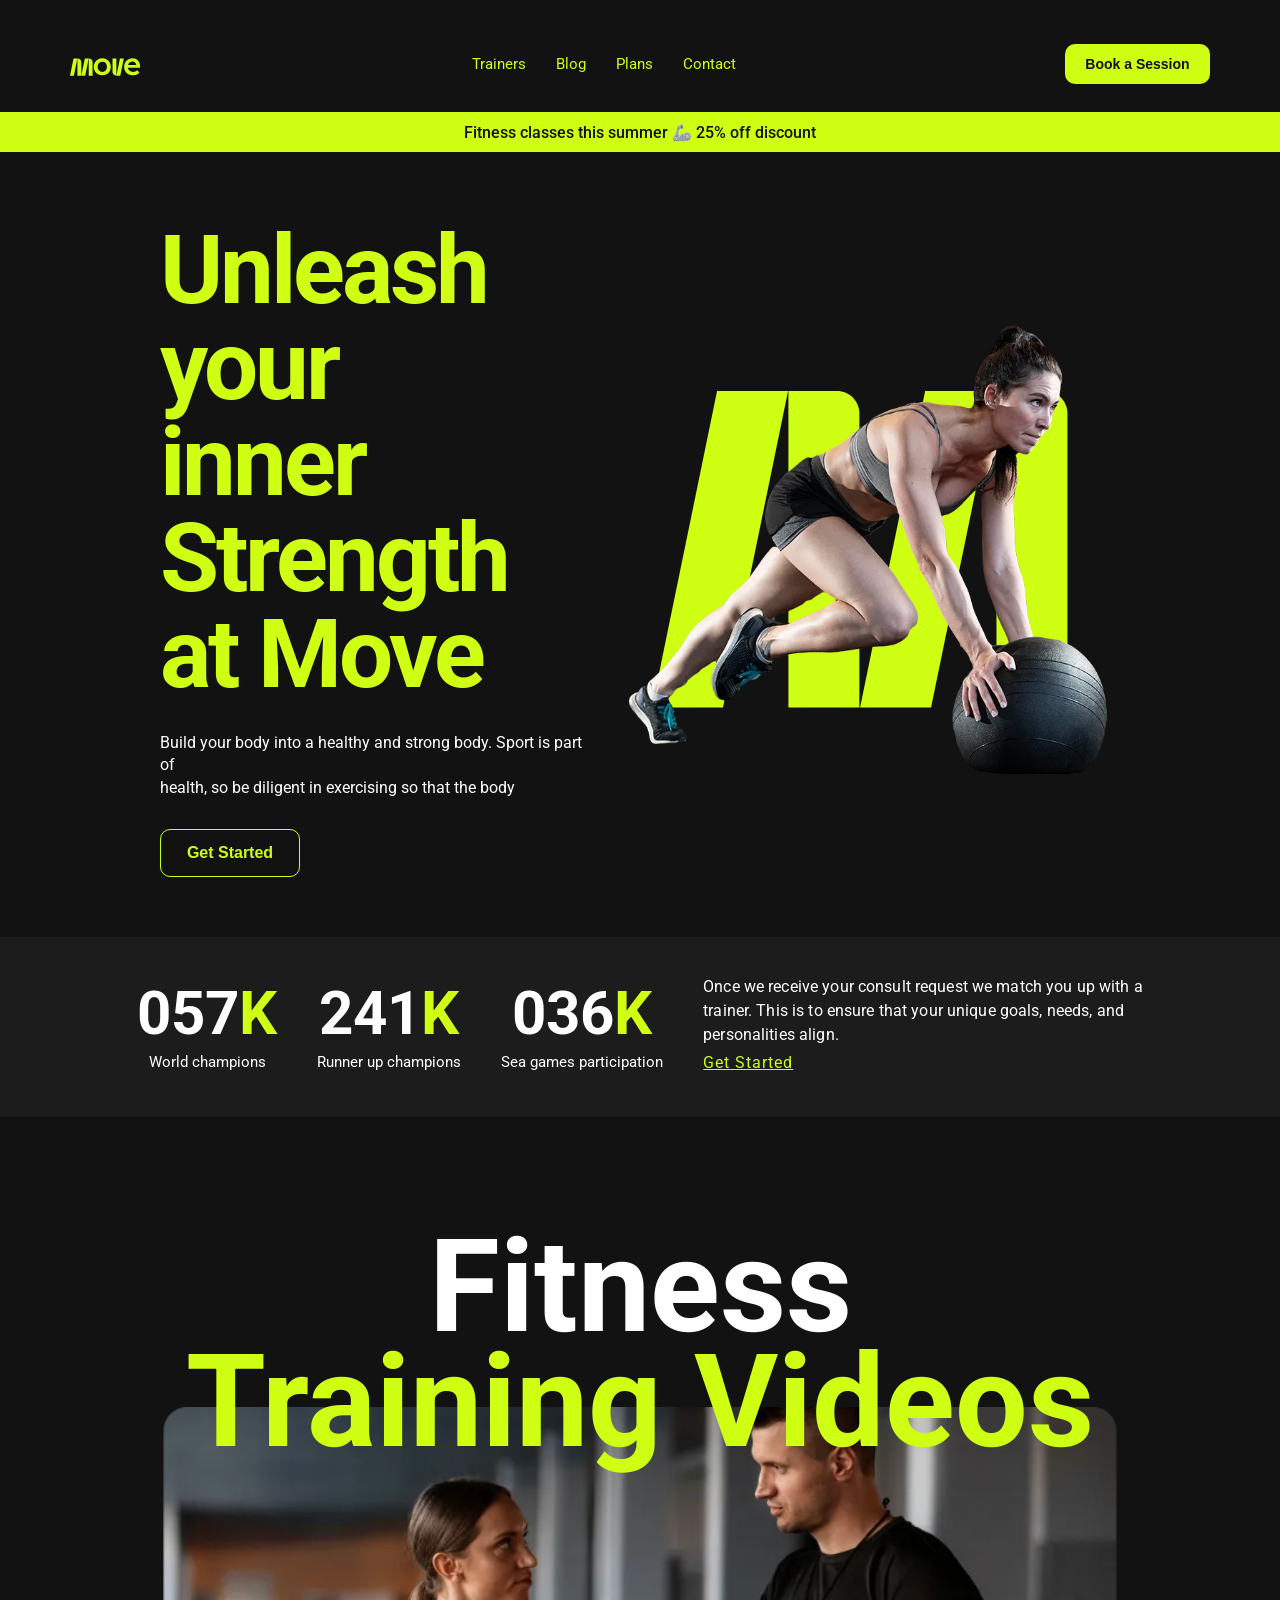
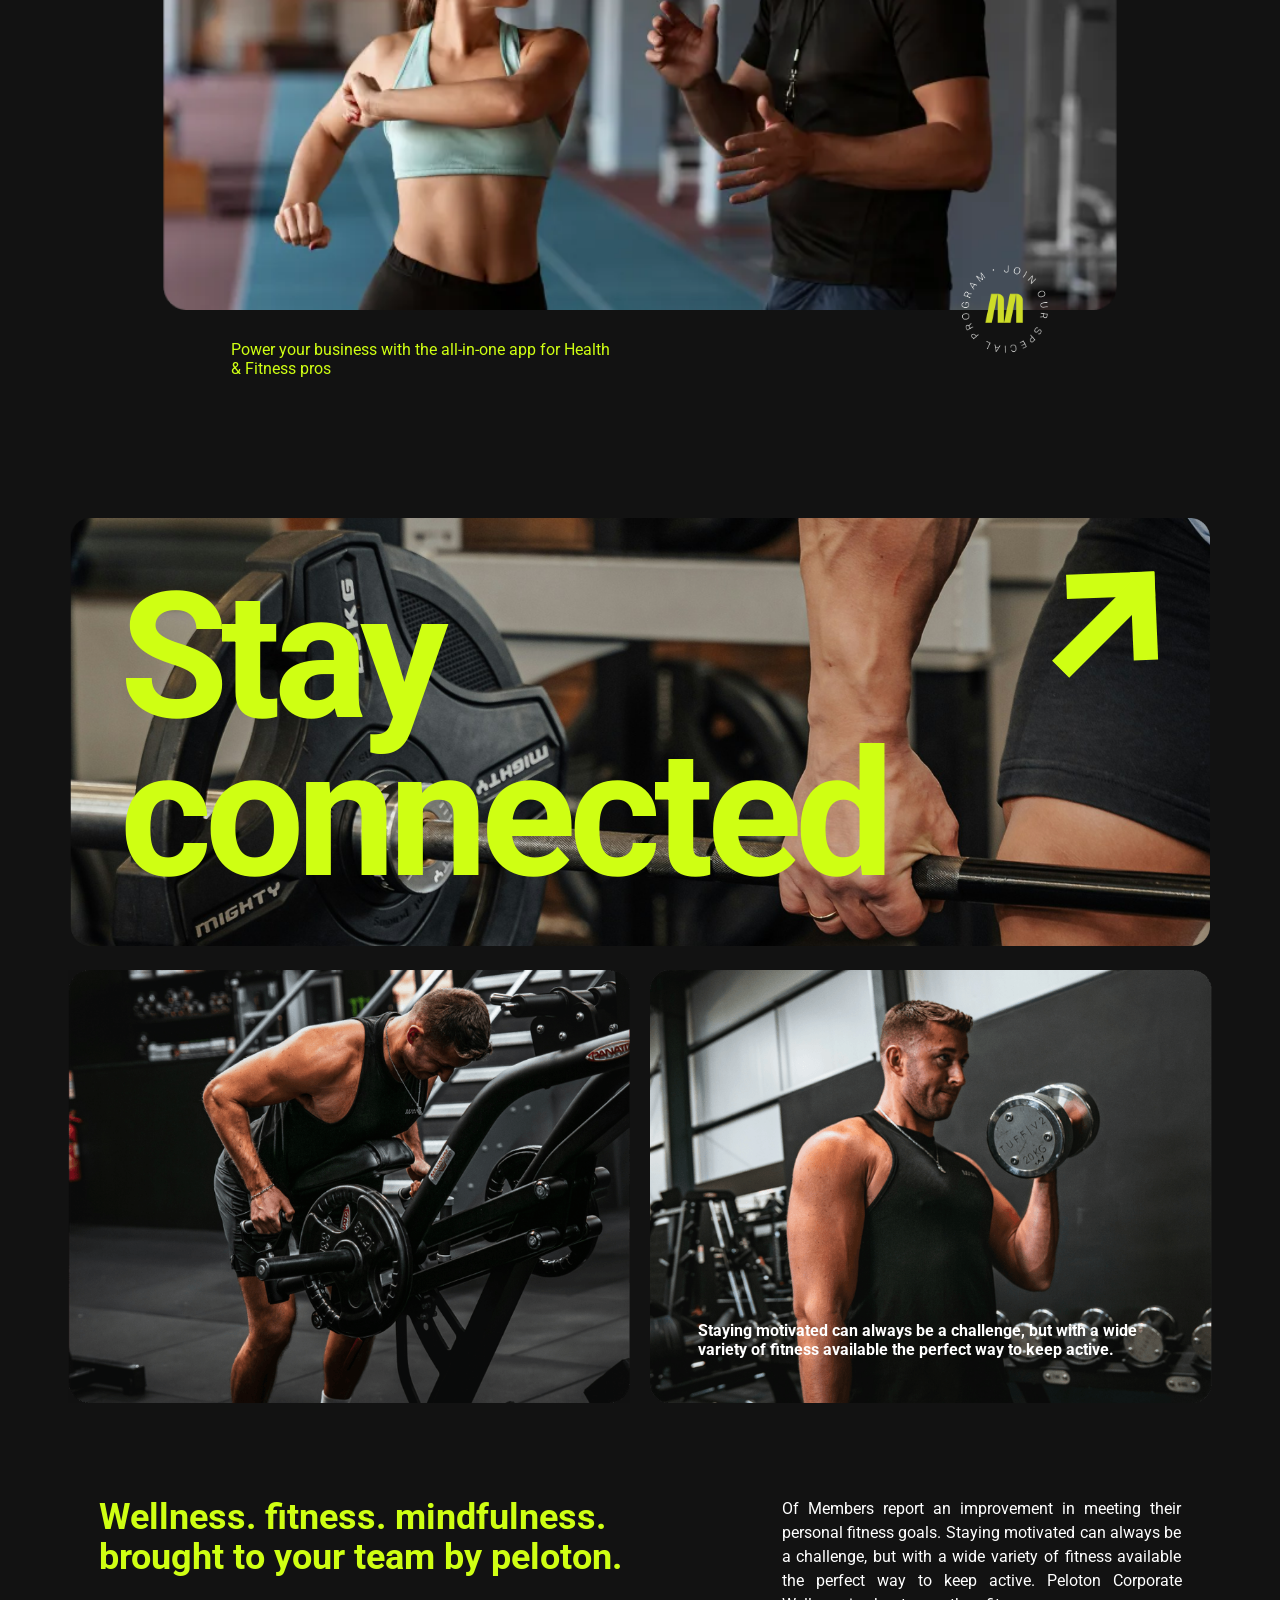
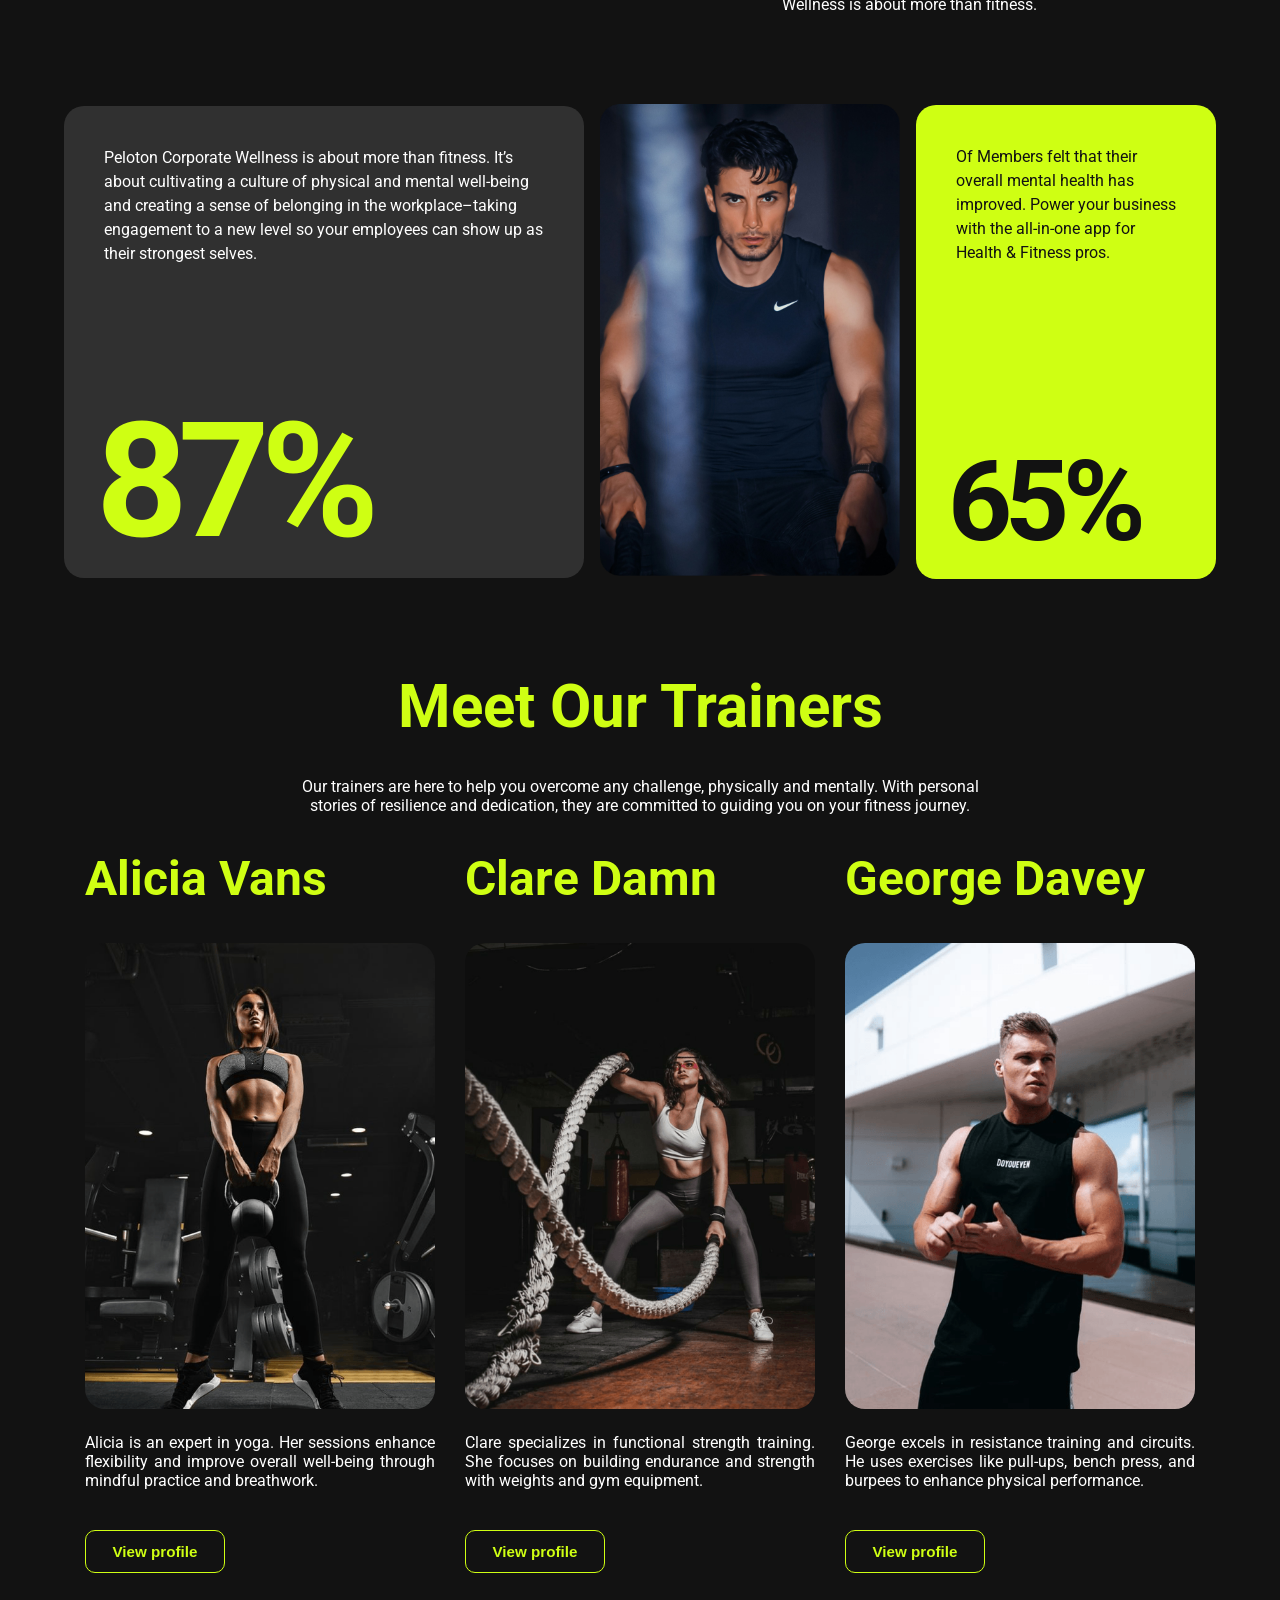
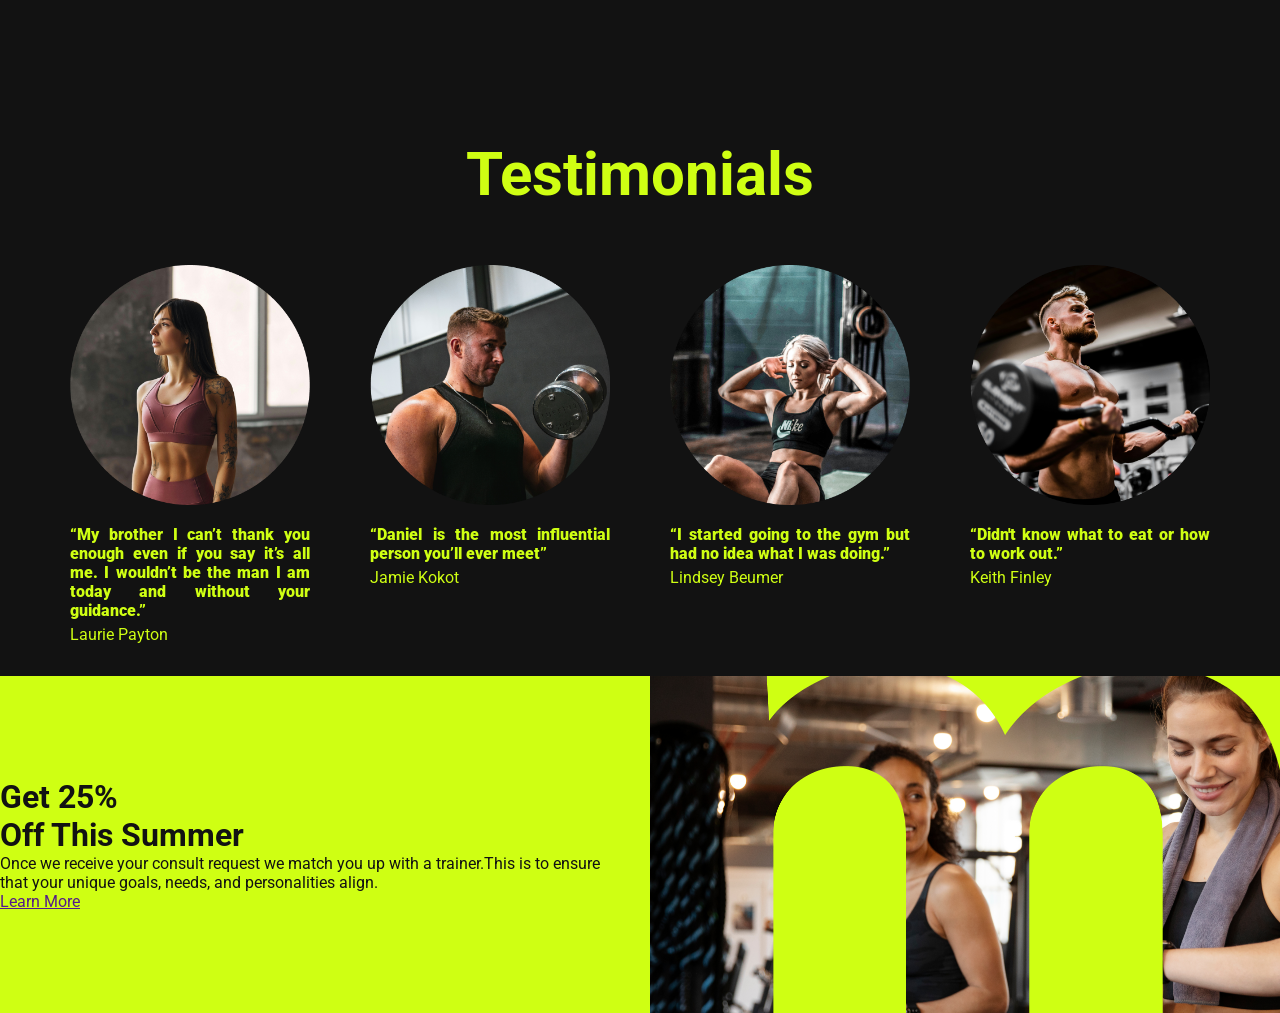
<file: index.html>
<!DOCTYPE html>
<html lang="en">
<head>
    <meta charset="UTF-8">
    <meta name="viewport" content="width=device-width, initial-scale=1.0">
    <link rel="stylesheet" href="style.css">
    <link rel="shortcut icon" href="images/square-check-solid.svg" type="image/x-icon">
    <title>Move</title>
</head>
<body>
    <div class="container">
        <header>
            <div class="header">
                <div class="info-header">
                    <a href="main.html"><img src="/images/move-logo.svg" alt=""></a>
                    <div class="sections">
                    <div class="trainer"><a href="">Trainers</a></div>
                    <div class="blog"><a href="">Blog</a></div>
                    <div class="plans"><a href="">Plans</a></div>   
                    <div class="contact"><a href="">Contact</a></div>
                </div>
                <a href=""><button type="button">Book a Session</button></a>
                </div>
        
            </div>
        </header>
        <div class="main">        
            <div class="breaker">Fitness classes this summer 🦾 25% off discount</div>
            <div class="initial-info">
            <div class="comments">
            <h1>Unleash your <br>inner Strength <br> at Move</h1>
            <p>Build your body into a healthy and strong body. Sport is part of <br>health, so be diligent in exercising so that the body</p>
            <a href=""><button type="button">Get Started</button></a>
            </div>
            <div class="images">
            <img class="logo-move" src="/images/behindwomanlogo.svg" alt="">
            <img class="woman" src="/images/woman.webp" alt="">
            </div>
            </div>
            <div class="number-break">
        <div class="values">
            <div class="values-1">
                <h1>057<span>K</span></h1>
                <p>World champions</p>
            </div>
            <div class="values-2">
                <h1>241<span>K</span></h1>
                <p>Runner up champions</p>
            </div>
            <div class="values-3">
                <h1>036<span>K</span></h1>
                <p>Sea games participation</p>
            </div>
            <div class="break-desc">
                <p>Once we receive your consult request we match you up with a <br>
                    trainer. This is to ensure that your unique goals, needs, 
                    and <br>personalities align.</p>
                <a href="">Get Started</a>
            </div>
        </div>
            </div>
            <div class="gallery-1">
            <div class="couple-info">
               <h1 class="fitness">Fitness</h1>
                <h1 class="training">Training Videos</h1>
                <img class="couple" src="/images/couples_talking.webp" alt=""> 
            </div>
            </div>
            <div class="couple-info-2">
            <div class="bottom-logo">
                <p>Power your business with the all-in-one app for Health<br> & Fitness pros </p>
                <img class="join" src="/images/join.png" alt="">
                
            </div>
            </div>
            <div class="gallery-2">
            <div class="staytop">
                <div class="pic-1">
                    <div class="stay-connected">
                        <div class="stay">Stay</div>
                        <div class="connected">connected</div>
                    </div>
                    
                    <img class="arrow" src="images/arrow.svg" alt="">
                    <img class="move1" src="images/move1.png" alt="">
                </div>
            </div>
            <div class="plus2">
                <div class="pic-2"><img src="images/move2-p-800.png" alt=""></div>
                <div class="pic-3">
                    <img src="images/move3-p-800.png" alt="">
                    <div class="text-wrap">
                        <div class="stay-motivated">
                        Staying motivated can always be a challenge, but with a wide variety of fitness available the perfect way to keep active.
                        </div>
                    </div>
                </div>
            </div>
            
            </div>
            <div class="number-break2">
                <div class="title">
                   <h3>Wellness. fitness. mindfulness.<br>brought to your team by peloton.</h3> 
                </div>
                <div class="text">
                    <p>Of Members report an improvement in meeting their personal fitness goals. Staying motivated can always be a challenge, but with a wide variety of fitness available the perfect way to keep active. Peloton Corporate Wellness is about more than fitness.</p>
                </div>              
            </div>
            <div class="grid">
                <div class="grid-1">
                    <div class="grid-stats">
                        <p>Peloton Corporate Wellness is about more than fitness. It’s about cultivating a culture of physical and mental well-being and creating a sense of belonging in the workplace–taking engagement to a new level so your employees can show up as their strongest selves.</p>
                    <h1>87%</h1>
                    </div>             
                </div>
                <div class="grid-2"><img src="images/move4.png" alt=""></div>
                <div class="grid-3">
                    <div class="grid-stats">
                        <p>Of Members felt that their overall mental health has improved. Power your business with the all-in-one app for Health & Fitness pros.</p>
                        <h1>65%</h1>
                    </div>
                    
                </div>
            </div>
            <div class="trainers">
                <div class="intro">
                    <h1>Meet Our Trainers</h1>
                    <p>Our trainers are here to help you overcome any challenge, physically and mentally. With personal stories of resilience and dedication, they are committed to guiding you on your fitness journey.</p>
                </div>
                <div class="professionals">
                    <div class="alicia">
                        <h1>Alicia Vans</h1>
                        <img src="images/alicia.png" alt="">
                        <p>Alicia is an expert in yoga. Her sessions enhance flexibility and improve overall well-being through mindful practice and breathwork.</p>
                        <button>View profile</button>
                    </div>
                    <div class="clare">
                        <h1>Clare Damn</h1>
                        <img src="images/clare.png" alt="">
                        <p>Clare specializes in functional strength training. She focuses on building endurance and strength with weights and gym equipment.</p>
                        <button>View profile</button>
                    </div>
                    <div class="george">
                        <h1>George Davey</h1>
                        <img src="images/george.png" alt="">
                        <p>George excels in resistance training and circuits. He uses exercises like pull-ups, bench press, and burpees to enhance physical performance.</p>
                        <button>View profile</button>
                    </div>
                </div>
            </div>
            <div class="testimonial">
                <h1>Testimonials</h1>
                <div class="testimonials">
                    <div class="testimonials-1">
                        <img src="images/testimonial.png" alt="">
                        
                        <div class="testimonial-text">
                            <h4>“My brother I can’t thank you enough even if you say it’s all me. I wouldn’t be the man I am today and without your guidance.”</h4>
                            <p>Laurie Payton</p>
                        </div>         
                    </div>
                    <div class="testimonials-2">
                        <img src="images/testimonial2.png" alt="">
                        <div class="testimonial-text">
                            <h4>“Daniel is the most influential person you’ll ever meet”</h4>
                            <p>Jamie Kokot</p>
                        </div>
                    </div>
                    <div class="testimonials-3">
                        <img src="images/testimonial3.png" alt="">
                        <div class="testimonial-text">
                            <h4>“I started going to the gym but had no idea what I was doing.”</h4>
                            <p>Lindsey Beumer</p>
                        </div>
                    </div>
                    <div class="testimonials-4">
                        <img src="images/testimonial4.png" alt="">
                        <div class="testimonial-text">
                            <h4>“Didn't know what to eat or how to work out.”</h4>
                            <p>Keith Finley</p>
                        </div>
                    </div>
                </div>
            </div>
            <div class="promo-break">
                <div class="promo-break-text">
                    <h1>Get 25%<br>Off This Summer</h1>
                    <p>Once we receive your consult request we match you up with a trainer.This is to ensure that your unique goals, needs, and personalities align.</p>
                    <a href="">Learn More</a>
                </div>        
                <img src="images/promo-photo.png" alt="">
            </div>
        </div>
    </div>
</body>
</html>
</file>
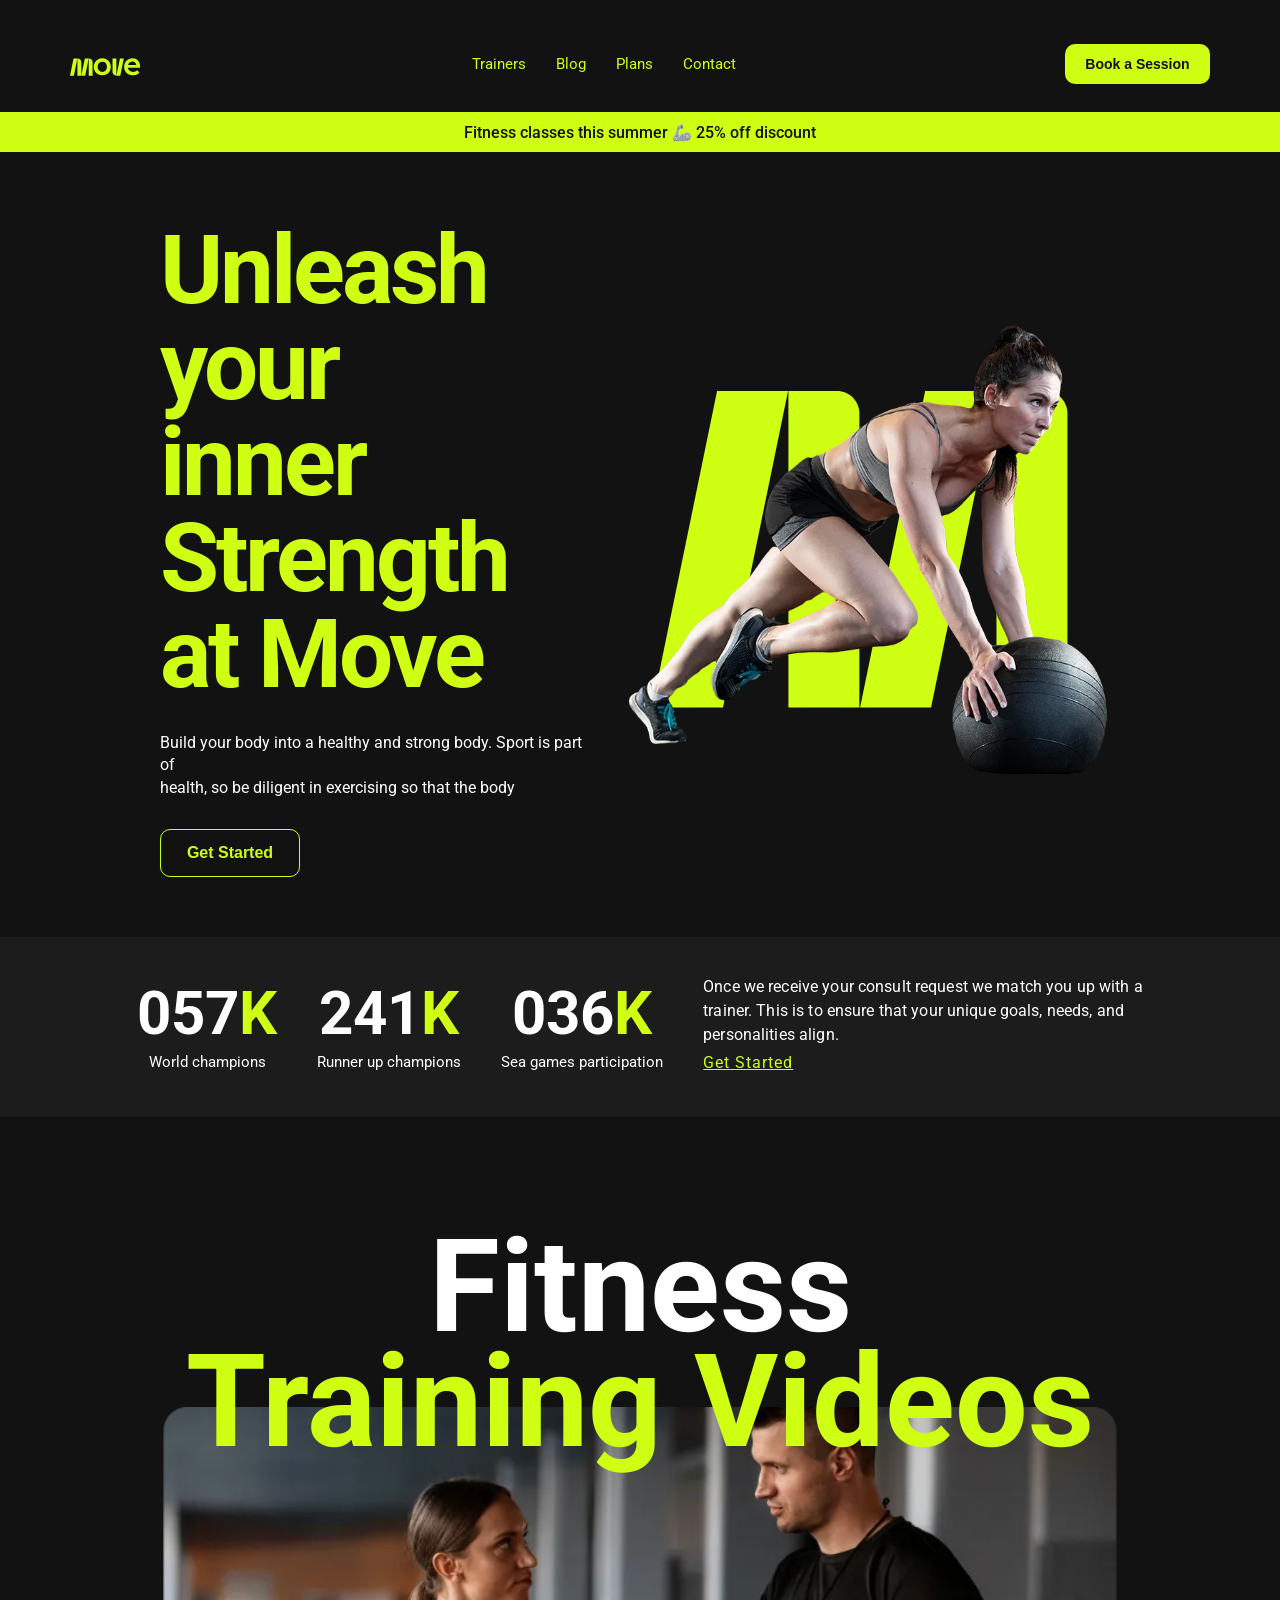
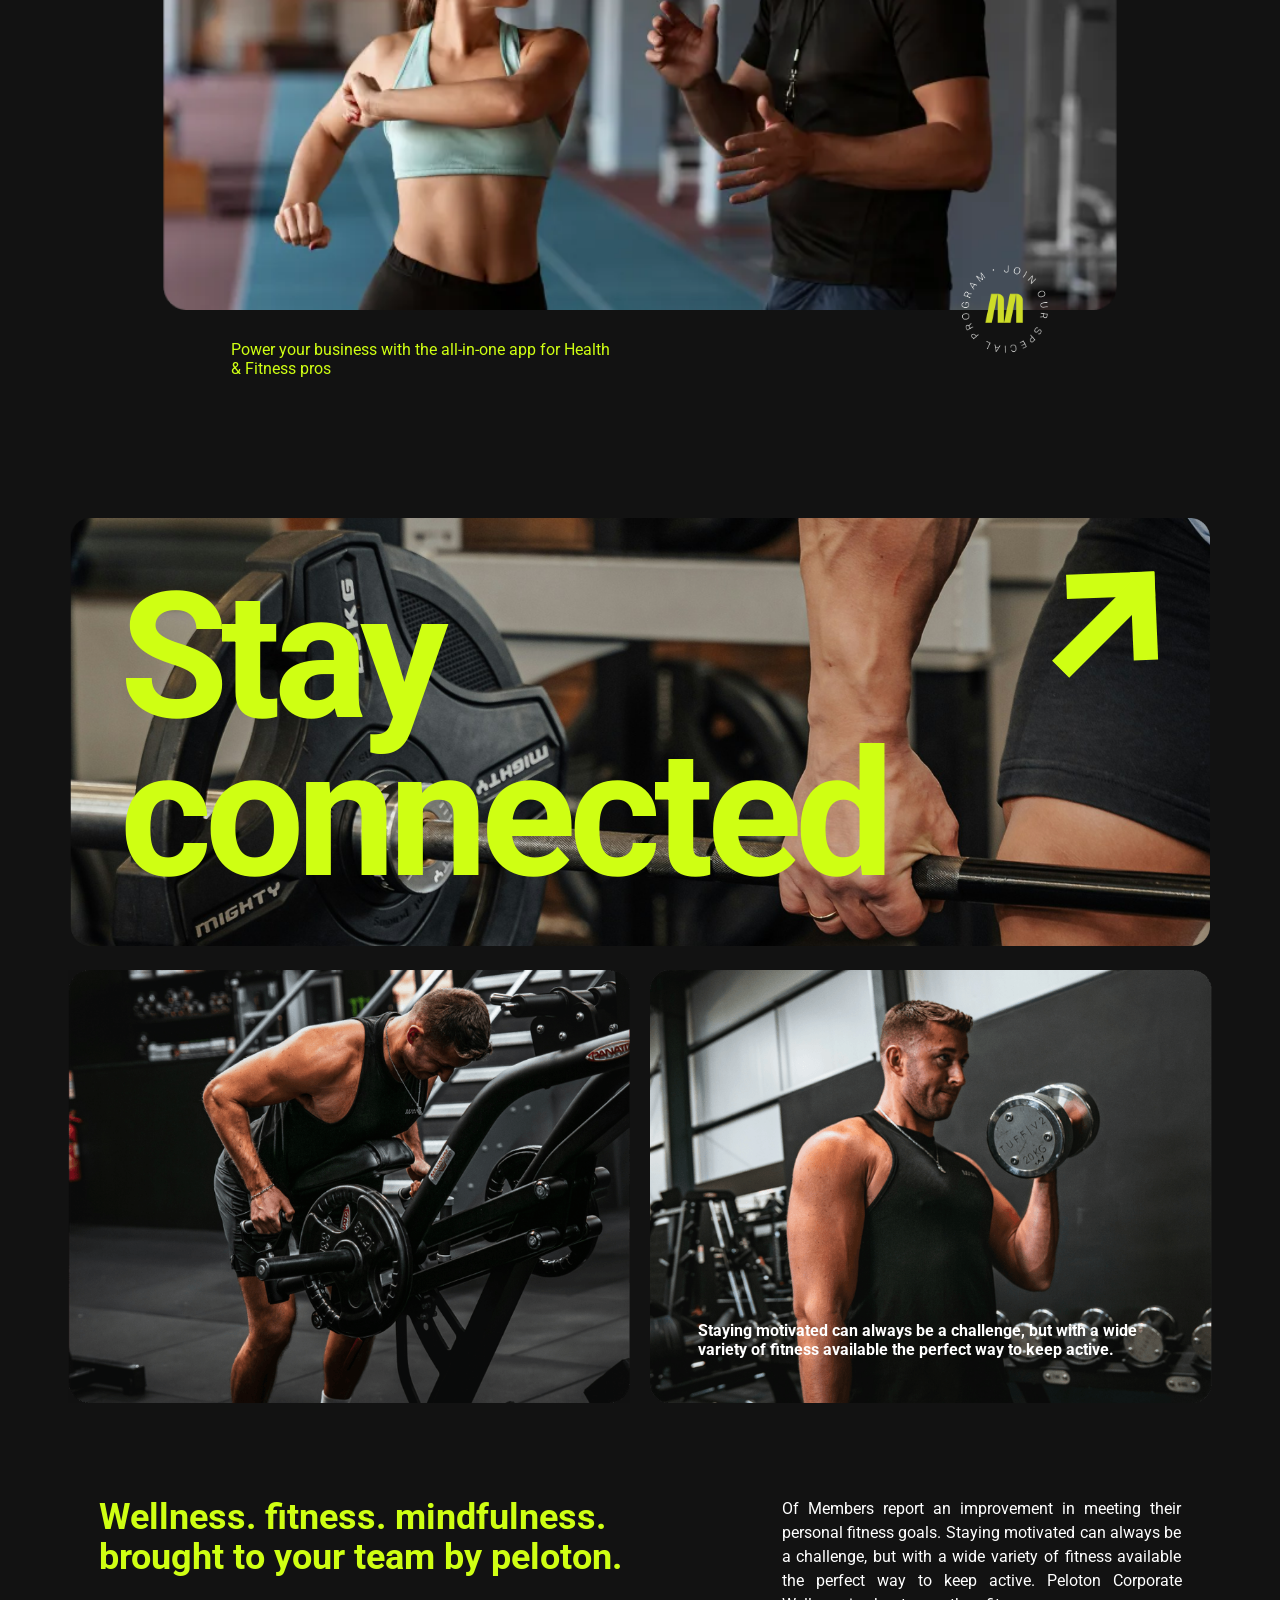
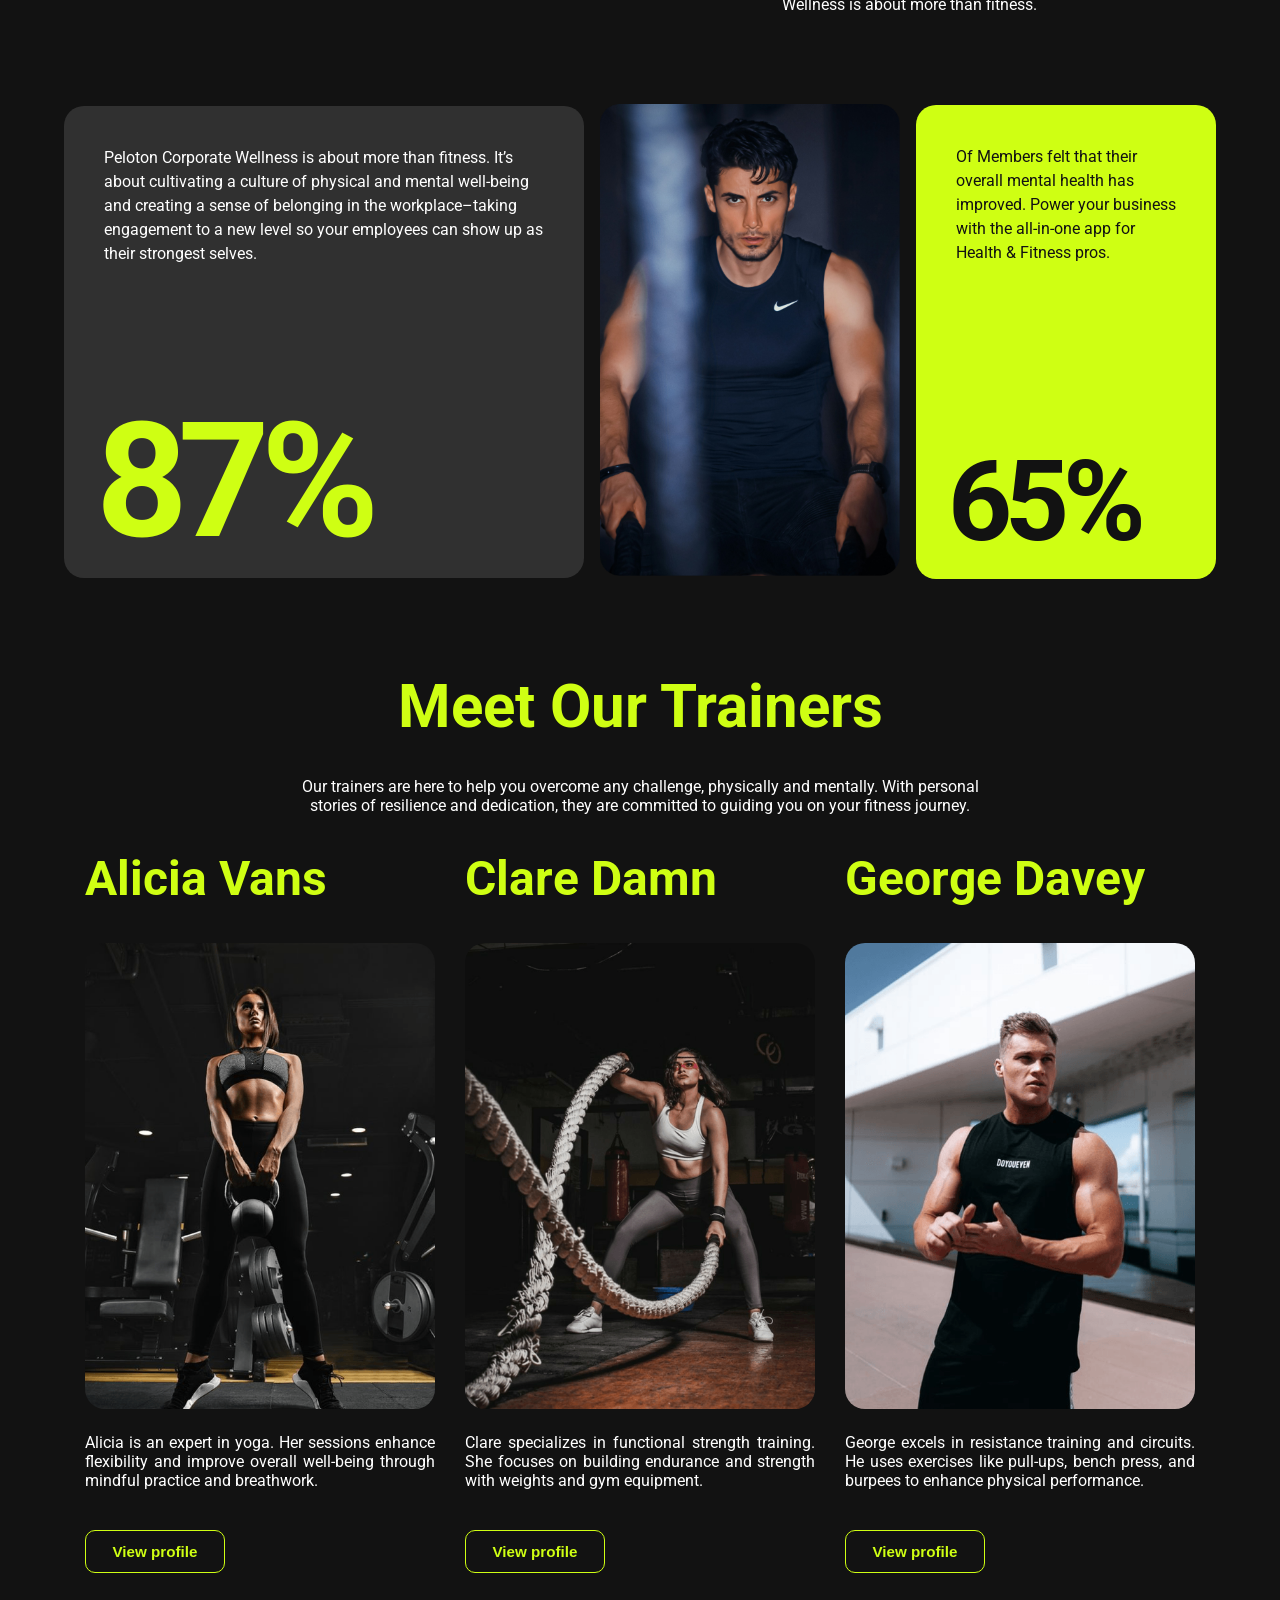
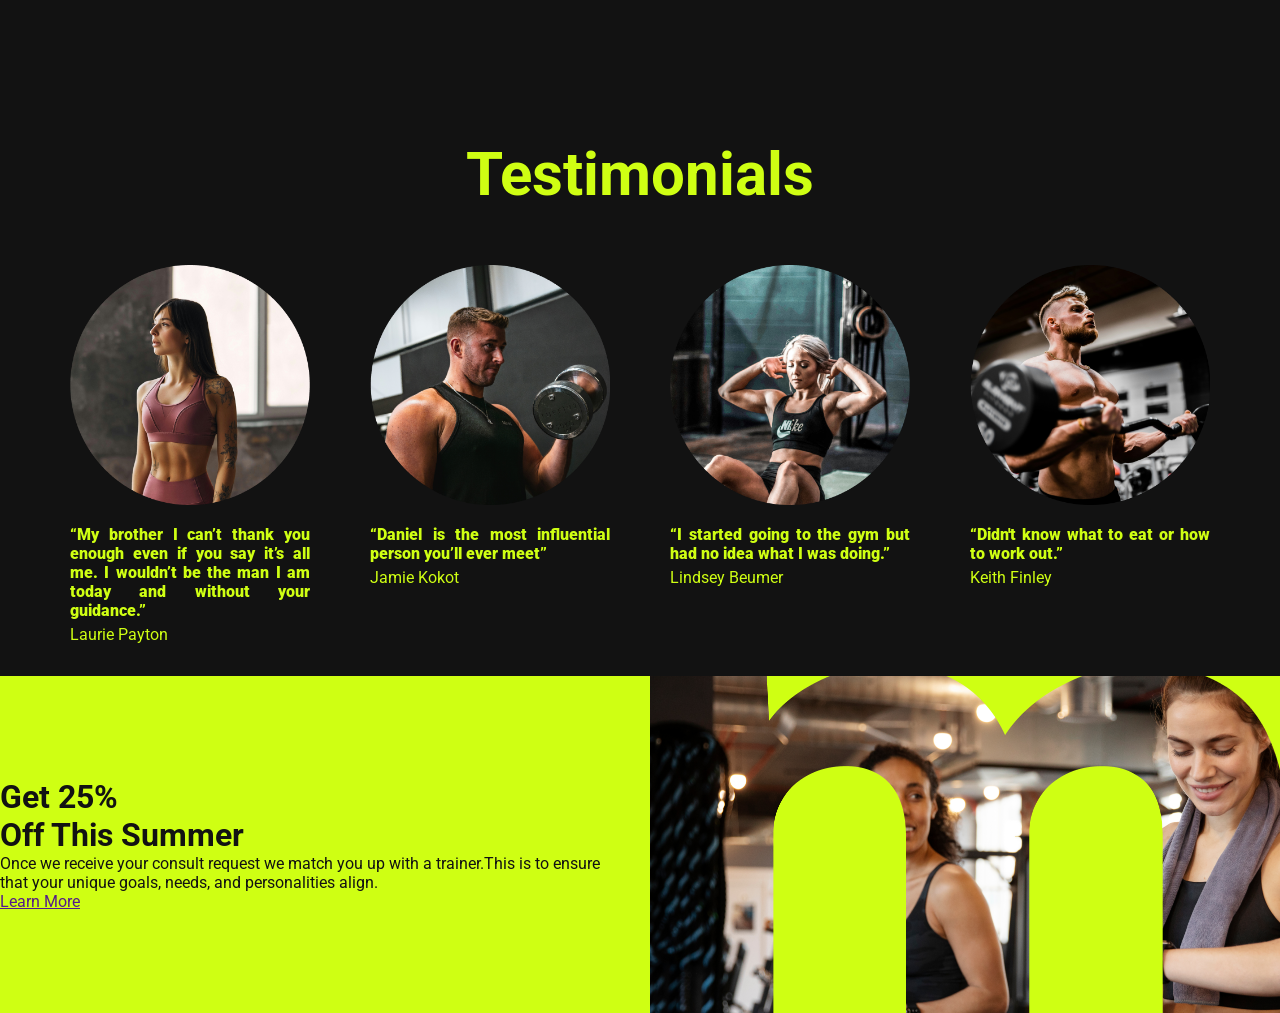
<file: main.html>
<!DOCTYPE html>
<html lang="en">
<head>
    <meta charset="UTF-8">
    <meta name="viewport" content="width=device-width, initial-scale=1.0">
    <link rel="stylesheet" href="style.css">
    <link rel="shortcut icon" href="images/square-check-solid.svg" type="image/x-icon">
    <title>Move</title>
</head>
<body>
    <div class="container">
        <header>
            <div class="header">
                <div class="info-header">
                    <a href="main.html"><img src="/images/move-logo.svg" alt=""></a>
                    <div class="sections">
                    <div class="trainer"><a href="">Trainers</a></div>
                    <div class="blog"><a href="">Blog</a></div>
                    <div class="plans"><a href="">Plans</a></div>   
                    <div class="contact"><a href="">Contact</a></div>
                </div>
                <a href=""><button type="button">Book a Session</button></a>
                </div>
        
            </div>
        </header>
        <div class="main">        
            <div class="breaker">Fitness classes this summer 🦾 25% off discount</div>
            <div class="initial-info">
            <div class="comments">
            <h1>Unleash your <br>inner Strength <br> at Move</h1>
            <p>Build your body into a healthy and strong body. Sport is part of <br>health, so be diligent in exercising so that the body</p>
            <a href=""><button type="button">Get Started</button></a>
            </div>
            <div class="images">
            <img class="logo-move" src="/images/behindwomanlogo.svg" alt="">
            <img class="woman" src="/images/woman.webp" alt="">
            </div>
            </div>
            <div class="number-break">
        <div class="values">
            <div class="values-1">
                <h1>057<span>K</span></h1>
                <p>World champions</p>
            </div>
            <div class="values-2">
                <h1>241<span>K</span></h1>
                <p>Runner up champions</p>
            </div>
            <div class="values-3">
                <h1>036<span>K</span></h1>
                <p>Sea games participation</p>
            </div>
            <div class="break-desc">
                <p>Once we receive your consult request we match you up with a <br>
                    trainer. This is to ensure that your unique goals, needs, 
                    and <br>personalities align.</p>
                <a href="">Get Started</a>
            </div>
        </div>
            </div>
            <div class="gallery-1">
            <div class="couple-info">
               <h1 class="fitness">Fitness</h1>
                <h1 class="training">Training Videos</h1>
                <img class="couple" src="/images/couples_talking.webp" alt=""> 
            </div>
            </div>
            <div class="couple-info-2">
            <div class="bottom-logo">
                <p>Power your business with the all-in-one app for Health<br> & Fitness pros </p>
                <img class="join" src="/images/join.png" alt="">
                
            </div>
            </div>
            <div class="gallery-2">
            <div class="staytop">
                <div class="pic-1">
                    <div class="stay-connected">
                        <div class="stay">Stay</div>
                        <div class="connected">connected</div>
                    </div>
                    
                    <img class="arrow" src="images/arrow.svg" alt="">
                    <img class="move1" src="images/move1.png" alt="">
                </div>
            </div>
            <div class="plus2">
                <div class="pic-2"><img src="images/move2-p-800.png" alt=""></div>
                <div class="pic-3">
                    <img src="images/move3-p-800.png" alt="">
                    <div class="text-wrap">
                        <div class="stay-motivated">
                        Staying motivated can always be a challenge, but with a wide variety of fitness available the perfect way to keep active.
                        </div>
                    </div>
                </div>
            </div>
            
            </div>
            <div class="number-break2">
                <div class="title">
                   <h3>Wellness. fitness. mindfulness.<br>brought to your team by peloton.</h3> 
                </div>
                <div class="text">
                    <p>Of Members report an improvement in meeting their personal fitness goals. Staying motivated can always be a challenge, but with a wide variety of fitness available the perfect way to keep active. Peloton Corporate Wellness is about more than fitness.</p>
                </div>              
            </div>
            <div class="grid">
                <div class="grid-1">
                    <div class="grid-stats">
                        <p>Peloton Corporate Wellness is about more than fitness. It’s about cultivating a culture of physical and mental well-being and creating a sense of belonging in the workplace–taking engagement to a new level so your employees can show up as their strongest selves.</p>
                    <h1>87%</h1>
                    </div>             
                </div>
                <div class="grid-2"><img src="images/move4.png" alt=""></div>
                <div class="grid-3">
                    <div class="grid-stats">
                        <p>Of Members felt that their overall mental health has improved. Power your business with the all-in-one app for Health & Fitness pros.</p>
                        <h1>65%</h1>
                    </div>
                    
                </div>
            </div>
            <div class="trainers">
                <div class="intro">
                    <h1>Meet Our Trainers</h1>
                    <p>Our trainers are here to help you overcome any challenge, physically and mentally. With personal stories of resilience and dedication, they are committed to guiding you on your fitness journey.</p>
                </div>
                <div class="professionals">
                    <div class="alicia">
                        <h1>Alicia Vans</h1>
                        <img src="images/alicia.png" alt="">
                        <p>Alicia is an expert in yoga. Her sessions enhance flexibility and improve overall well-being through mindful practice and breathwork.</p>
                        <button>View profile</button>
                    </div>
                    <div class="clare">
                        <h1>Clare Damn</h1>
                        <img src="images/clare.png" alt="">
                        <p>Clare specializes in functional strength training. She focuses on building endurance and strength with weights and gym equipment.</p>
                        <button>View profile</button>
                    </div>
                    <div class="george">
                        <h1>George Davey</h1>
                        <img src="images/george.png" alt="">
                        <p>George excels in resistance training and circuits. He uses exercises like pull-ups, bench press, and burpees to enhance physical performance.</p>
                        <button>View profile</button>
                    </div>
                </div>
            </div>
            <div class="testimonial">
                <h1>Testimonials</h1>
                <div class="testimonials">
                    <div class="testimonials-1">
                        <img src="images/testimonial.png" alt="">
                        
                        <div class="testimonial-text">
                            <h4>“My brother I can’t thank you enough even if you say it’s all me. I wouldn’t be the man I am today and without your guidance.”</h4>
                            <p>Laurie Payton</p>
                        </div>         
                    </div>
                    <div class="testimonials-2">
                        <img src="images/testimonial2.png" alt="">
                        <div class="testimonial-text">
                            <h4>“Daniel is the most influential person you’ll ever meet”</h4>
                            <p>Jamie Kokot</p>
                        </div>
                    </div>
                    <div class="testimonials-3">
                        <img src="images/testimonial3.png" alt="">
                        <div class="testimonial-text">
                            <h4>“I started going to the gym but had no idea what I was doing.”</h4>
                            <p>Lindsey Beumer</p>
                        </div>
                    </div>
                    <div class="testimonials-4">
                        <img src="images/testimonial4.png" alt="">
                        <div class="testimonial-text">
                            <h4>“Didn't know what to eat or how to work out.”</h4>
                            <p>Keith Finley</p>
                        </div>
                    </div>
                </div>
            </div>
            <div class="promo-break">
                <div class="promo-break-text">
                    <h1>Get 25%<br>Off This Summer</h1>
                    <p>Once we receive your consult request we match you up with a trainer.This is to ensure that your unique goals, needs, and personalities align.</p>
                    <a href="">Learn More</a>
                </div>        
                <img src="images/promo-photo.png" alt="">
            </div>
        </div>
    </div>
</body>
</html>
</file>
<file: style.css>
@import url('https://fonts.googleapis.com/css2?family=Roboto:ital,wght@0,100;0,300;0,400;0,500;0,700;0,900;1,100;1,300;1,400;1,500;1,700;1,900&display=swap');
*{
    margin: 0;
    padding: 0;
    box-sizing: border-box;
}

body{
    width: 100%;
    height: 100vh;
    background-color: #121212;
    color: #cfff13;
    font-family: "Roboto", sans-serif;
}
.container{
    display: flex;
    flex-direction: column;
}
/* Header */
.header{
    padding-top: 16px;
    display: flex;
    justify-content: center;
    align-items: center;
    width: 100%;
    height: 112px;
}   
.info-header{
    display: flex;
    justify-content: space-between;
    align-items: center;
    width: 1140px;
    height: 40px;
}

.info-header .sections{
    display: flex;
    font-weight: 400;
    font-size: 15px;
    gap: 30px;
}
.info-header .sections a{
    color: #cfff13;
    text-decoration: none;
    transition: 0.5s;
}
.info-header .sections a::before{
    text-decoration: none;
}
.info-header .sections a:hover{
    text-decoration: none;
    color: #728d06;
}
.info-header p{
    text-align: center;
}
.info-header img{
    display: flex;
    justify-content: flex-start;
}
.info-header button{
    font-weight: bolder;
    font-size: 14px;
    width: 145px;
    height: 40px;
    border-radius: 10px;
    border: none;
    background-color: #cfff13;
    color: #121212;
    transition: 0.2s;
    cursor: pointer;
    text-align: center;
    font-weight: 600;
}
.info-header button:hover{
    background-color: white;
}
/* Breaker */
.breaker{
    background-color: #cfff13;
    width: 100%;
    height: 40px;
    color: #121212;
    text-align: center;
    display: flex;
    justify-content: center;
    align-items:  center;
    font-weight: 500;
}
/* First card */
.initial-info{
    display: flex;
    align-items: center;
    justify-content: center;
    margin-left: 10rem;
    margin-right: 10rem;
    margin-top: 70px;
    margin-bottom: 60px;
}
.comments h1{
    font-size: 6rem;
    letter-spacing: -3px;
    font-weight: 700;
    line-height: 1;
    margin-bottom: 30px;
}
.comments p{
    color: white;
    margin-top: 10px;
    margin-bottom: 10px;
    line-height: 1.4;
}
.comments button{
    width: 140px;
    height: 48px;
    border: 1px solid #cfff13;
    border-radius: 10px;
    text-align: center;
    margin-top: 20px;
    color: #cfff13;
    background-color: #121212;
    transition: 0.2s;
    font-weight: 600;
    font-size: 16px;
}
.comments button:hover{
    background-color: #cfff13;
    color: #121212;
}
.images{
    justify-content: center;
    align-items: center;
    min-width: 32.5rem;
    min-height: 28rem;
    display: flex;
    position: relative;
}
.images .logo-move{
    width: 26rem;
    position: relative;
    
}
.images .woman{
    width: 33rem;
    position: absolute;
}
/* Breaker and Numbers */
.number-break{
    background-color: #1c1c1c;
    width: 100%;
    height: 180px;
    display: flex;
    justify-content: center;
    align-items: center;
}
.values{
   display: flex;
   color: white;
   justify-content: space-between;
   line-height: 1.3;
   gap: 40px;
}
.values span{
    color: #cfff13;
}
.values-1 {
    text-align: center;
    font-size: 30px;
}
.values-2{
    text-align: center;
    font-size: 30px;
}
.values-3{
    text-align: center;
    font-size: 30px;
}
.values-1 p{
    font-size: 15px;
}
.values-2 p{
    font-size: 15px;
}
.values-3 p{
    font-size: 15px;
}
.break-desc p{
    letter-spacing: .008em;
    line-height: 1.5;
}
.break-desc a{
    color: #cfff13;
    line-height: 2;
    letter-spacing: 1px;
}
/* First Gallery */
.gallery-1{
    margin-top: 60px;
    display: flex;
    align-items: center;
    justify-content: center;
}
.gallery-1 .couple-info{
    display: flex;
    flex-direction: column;
    align-items: center;
    justify-content: center;
}
.gallery-1 h1{
    text-align: center;
    font-size: 129px;
    margin-bottom: -70px;
    font-weight: 700;
}
.gallery-1 .fitness{
    color: white;
    line-height: 1.7;
}
.gallery-1 .couple{
    position: relative;
    width: 105%;
    z-index: -1;
}
.bottom-logo{
    display: flex;
    justify-content: center;
    align-items: center;
    margin-top: -70px;
    
}
.join{
    width: 7%;
    margin-left: 350px;
}
.bottom-logo p{
    margin-top: 100px;
}
.couple-info-2{
    margin-bottom: 50px;
}
/* Second Gallery*/
.gallery-2{
    display: flex;
    flex-direction: column;
    align-items: center;
    justify-content: center;
    gap: 20px;
    font-weight: 700;
    margin-top: 140px;
}
.staytop{
    display: flex;

}
.plus-1{
    position: relative;
    z-index: -1000;
}
.stay-connected{
    position: absolute;
    font-size: 11rem;
    line-height: .9;
    margin-top: 60px;
    margin-left: 50px;
    letter-spacing: -0.04em;
}
.arrow{
    margin-top: 40px;
    position: absolute;
    transform: rotate(-45deg);
    margin-left: 970px;
}
.staytop .move1{
    width: 1140px;
}
.plus2{
    display: flex;
    gap: 20px;
}
.plus2 .pic-2 img{
    width: 562px;
}
.plus2 .pic-3 img{
    width: 562px;
}
.plus2 .pic-3{
    position: relative;
}
.text-wrap{
  flex-flow: column;
  justify-content: flex-end;
  align-items: stretch;
  min-height: 14rem;
  padding: 3rem;
  display: flex;
  position: absolute;
  top: auto;
  bottom: 0%;
  left: 0%;
  right: 0%;
  color: white;
}
/* Second Break */
.number-break2{
    display: flex;
    justify-content: center;
    width: 100%;
    margin-block: 90px;
    gap: 160px;
}
.number-break2 h3{
    font-size: 2.25rem;
    line-height: 2.5rem;
}
.number-break2 .text p{
    font-size: 1rem;
    line-height: 1.5rem;
    width: 400px;
    text-align: justify;
    color: white;
}
/*Grid*/
.grid{
    display: grid;
    grid-column-gap: 1rem;
    grid-row-gap: 1rem;
    grid-template-rows: 470px;
    grid-template-columns: 520px 300px 300px;
    align-items: center;
    justify-content: center;

}
.grid-1{
    background-color: #303030;
    color: #cfff13;
    border-radius: 20px;
}
 .grid-3 .grid-stats{
    display: flex;
    justify-content: space-between;
    flex-flow: column;
}
.grid-1 p{
    font-size: 1rem;
    line-height: 1.5rem; 
    color: white;
    margin-block: 40px;
    margin-inline: 40px;
}
.grid-1 h1{
    font-size: 10rem;
    letter-spacing: -.06em;
    font-size: 10rem;
    font-weight: 700;
    line-height: .8;
    padding: 2rem;
    margin-top: 120px;
}
.grid-2{
    border-radius: 20px;
}
.grid-2 img{
    object-fit: cover;
    width: 300px;
}
.grid-3{
    background-color: #cfff13;
    color: #121212;
    border-radius: 20px;
}
.grid-3 p{
    font-size: 1rem;
    line-height: 1.5rem; 
    color: #121212;
    margin-block: 40px;
    margin-inline: 40px;
}
.grid-3 h1{
    letter-spacing: -.06em;
    font-size: 7rem;
    font-weight: 700;
    line-height: .8;
    padding: 2rem;
    margin-top: 120px;
}
/*Trainers*/
.trainers{
    display: flex;
    margin-block: 100px;
    margin-inline: 40px;
    align-items: center;
    justify-content: center;
    flex-direction: column;
}
.trainers .intro{
    display: flex;
    align-items: center;
    justify-content: center;
    flex-direction: column;
}
.trainers .intro h1{
    font-size: 3.75rem;
    line-height: 1;
}
.trainers .intro p{
    text-align: center;
    max-width: 44rem;
    margin-block: 40px;
    color: white;
}
/*Professionals*/
.professionals{
    display: flex;
    gap: 30px;
}
.professionals h1{
    font-size: 3rem; /* 48px */
    line-height: 1;
}
.professionals img{
    object-fit: cover;
    width: 350px;
    margin-top: 40px;
    margin-bottom: 20px;
    border-radius: 1.25rem;
}
.professionals p{
    text-align: justify;
    max-width: 350px;
    color: white;
    font-weight: 400;
}
.professionals button{
    margin-block: 40px;
    font-weight: 900;
    font-size: 14px;
    width: 140px;
    height: 43px;
    border-radius: 10px;
    border: 1px solid;
    border-color: #cfff13;
    background-color: #121212;
    color: #cfff13;
    transition: 0.2s;
    cursor: pointer;
    font-size: 0.95rem;
}
.professionals button:hover{
    background-color: #cfff13;
    border: 1px solid;
    border-color: #121212;
    color: #121212;
}
.testimonial{
    padding-top: 2rem;
    padding-bottom: 2rem;
    padding-left: 3rem;
    padding-right: 3rem;
    display: flex;
    flex-direction: column;
    justify-content: center;
    align-items: center;
}
/*Testimonial*/
.testimonial h1{
    font-size: 3.75rem;
    line-height: 1;
    margin-bottom: 60px;
    margin-inline: 60px;
}
.testimonials{
    display: flex;
    align-items: flex-start;
    justify-content: center;
    gap: 60px;
}
.testimonials img{
    width: 15rem;
}
.testimonial-text{
    margin-top: 1rem;
    display: flex;
    justify-content: center;
    flex-direction: column;
}
.testimonials .testimonial-text h4{
    width: 15rem;
    text-align: justify;
    margin-bottom: 5px;
    font-weight: 900;
}
/*Promo Break */
.promo-break{
    width: 100%;
    height: 337px;
    background-color: #cfff13;
    color: #121212;
    display: flex;
    justify-content: center;
    align-items: center;
}
.promo-break img{
    width: 654px;

}
</file>
